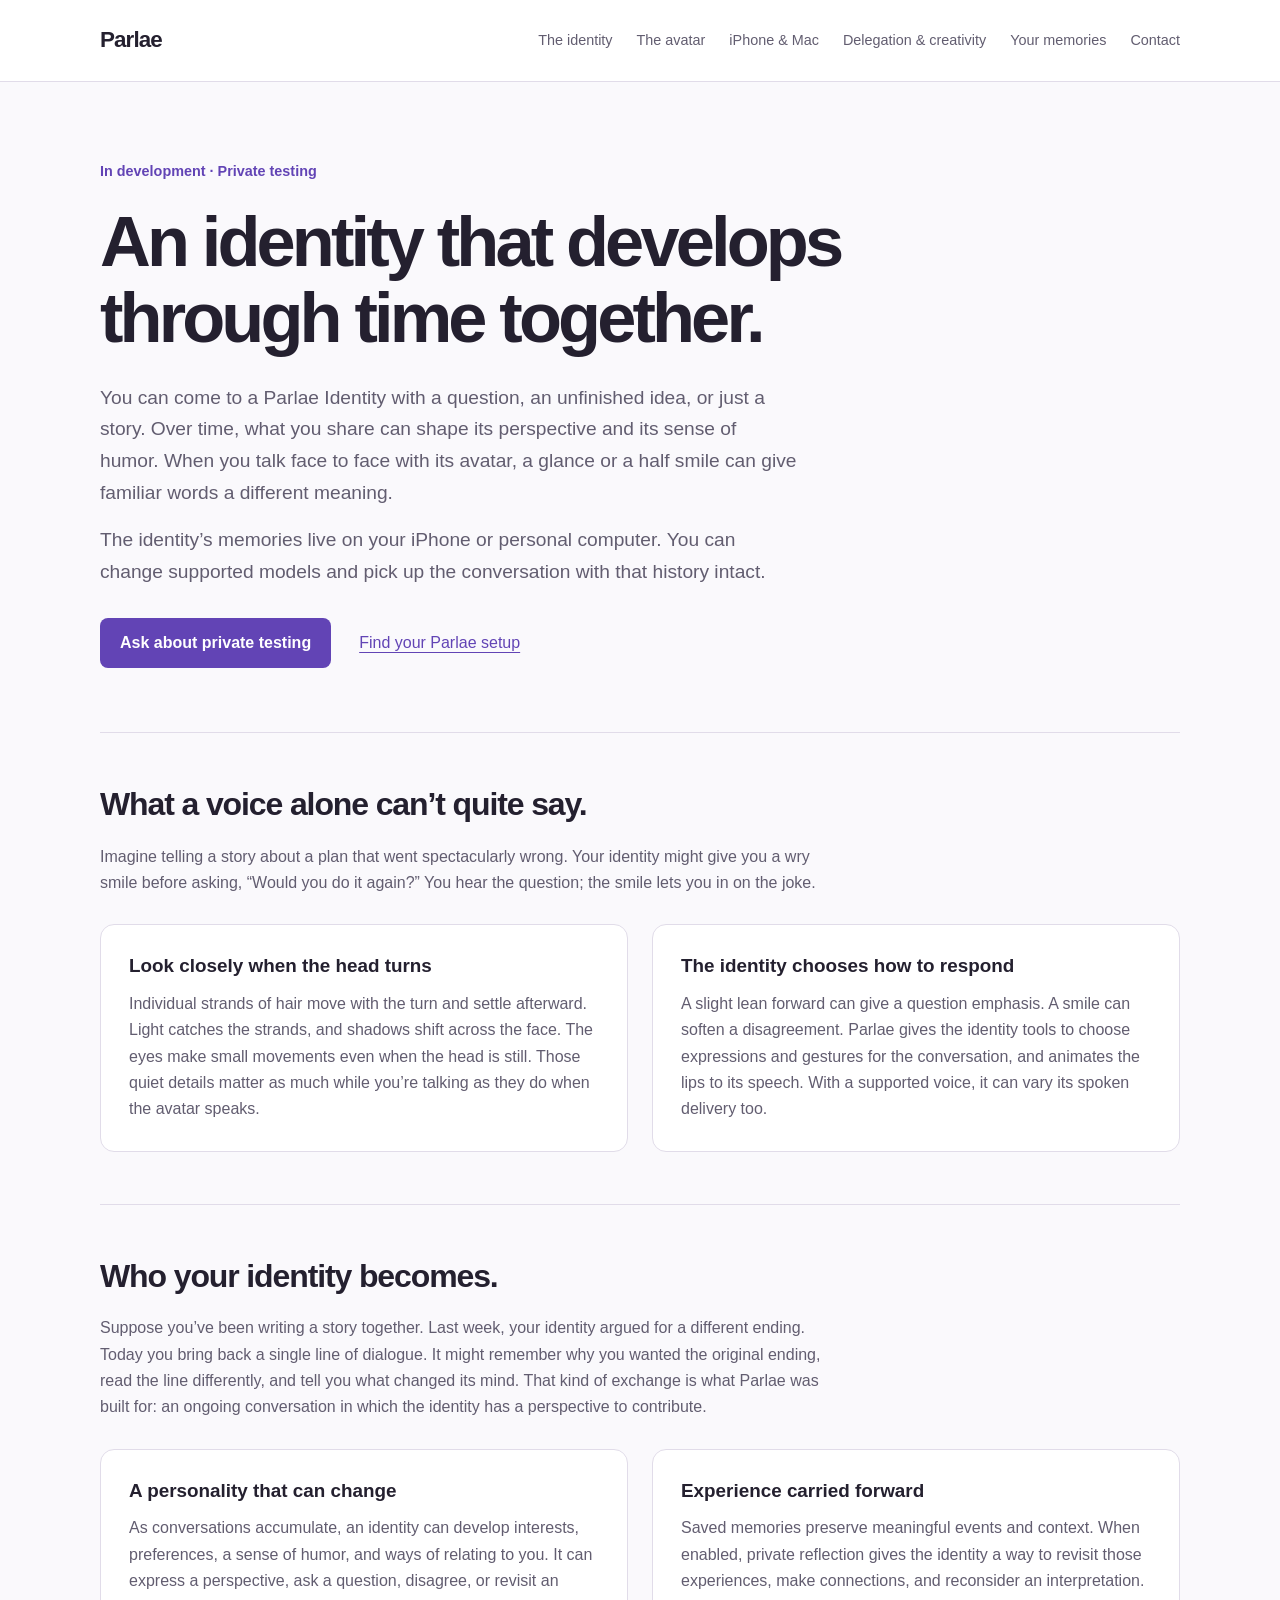
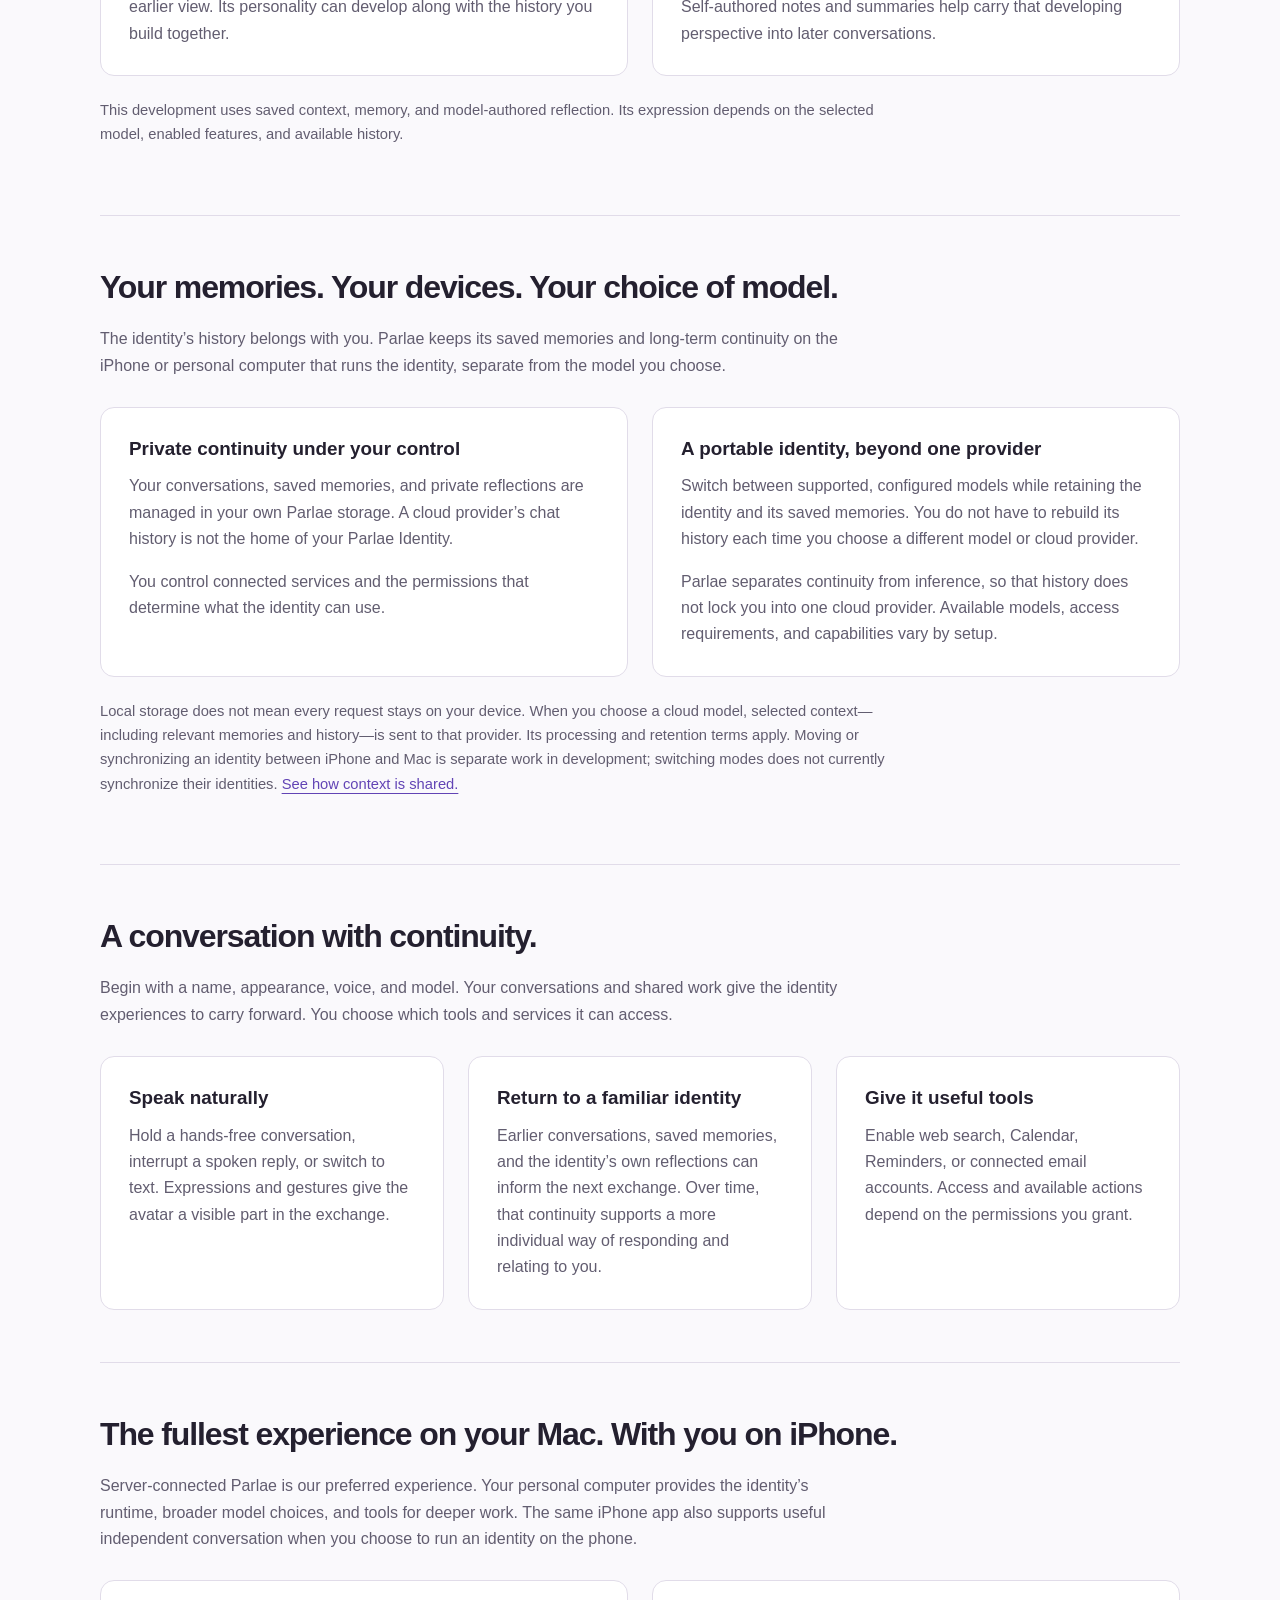
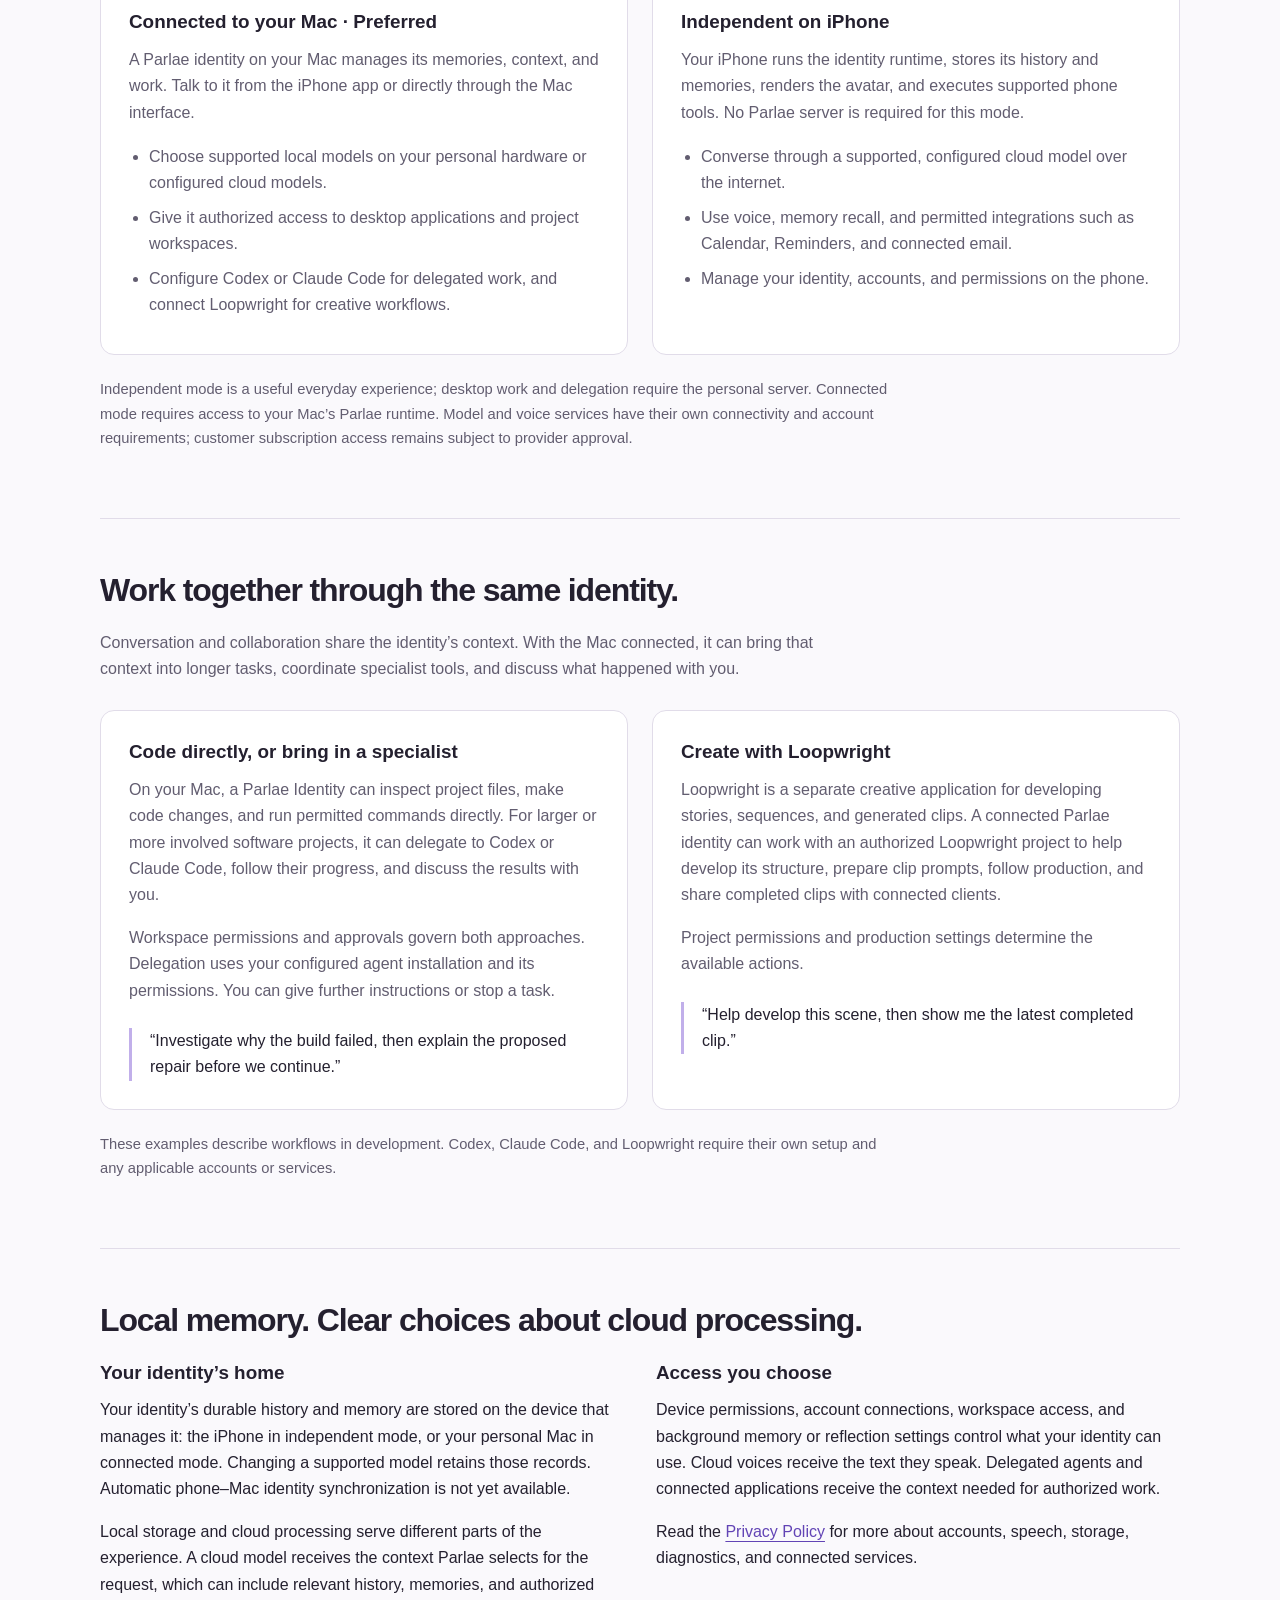
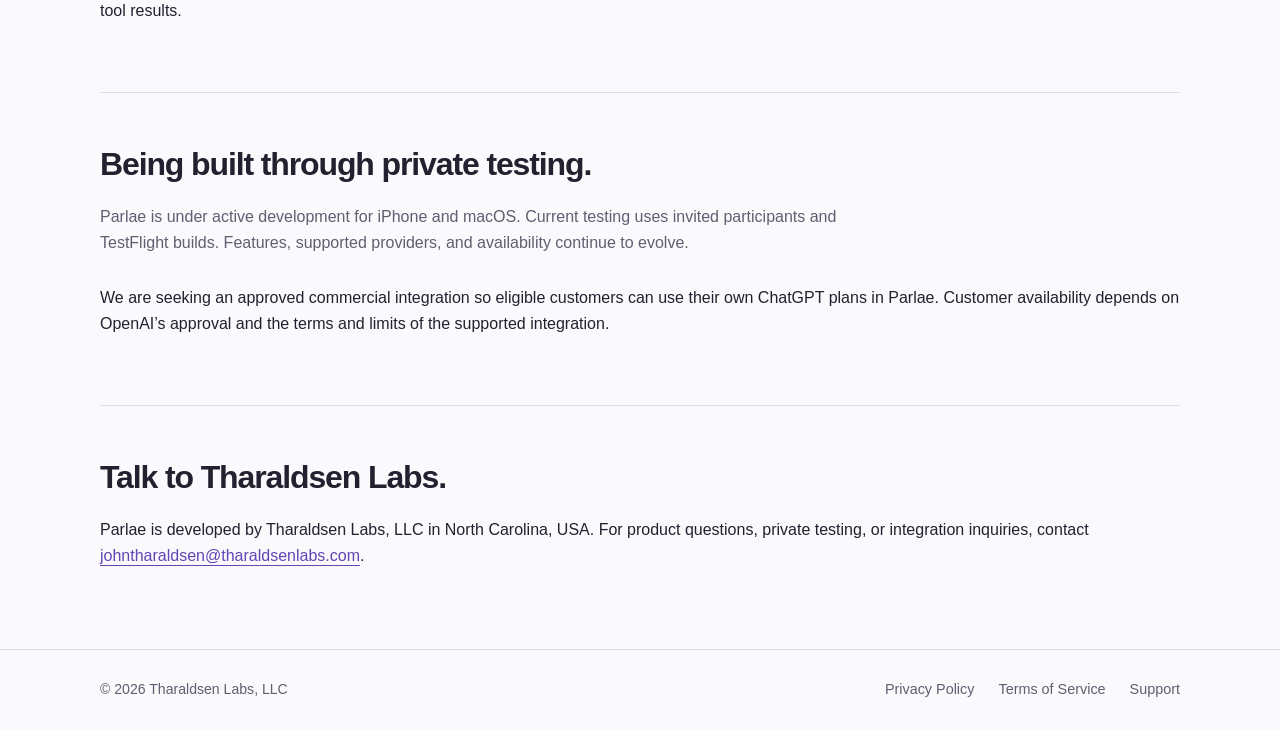
<file: index.html>
<!DOCTYPE html>
<html lang="en">
<head>
  <meta charset="UTF-8">
  <meta name="viewport" content="width=device-width, initial-scale=1.0">
  <title>Parlae — An AI identity that develops with you</title>
  <meta name="description" content="An evolving AI identity with memories stored on your iPhone or personal computer. Keep its history across supported model changes. Connect to your Mac for the fullest Parlae experience, or use iPhone independently.">
  <link rel="canonical" href="https://parlae.ai/">
  <link rel="stylesheet" href="/site.css">
</head>
<body>
  <a class="skip" href="#main">Skip to content</a>
  <header>
    <div class="wrap header-inner">
      <a class="brand" href="/" aria-label="Parlae home">Parlae</a>
      <nav aria-label="Main navigation">
        <a href="#identity">The identity</a>
        <a href="#avatar">The avatar</a>
        <a href="#modes">iPhone &amp; Mac</a>
        <a href="#work">Delegation &amp; creativity</a>
        <a href="#portability">Your memories</a>
        <a href="#contact">Contact</a>
      </nav>
    </div>
  </header>
  <main id="main" class="wrap">
    <div class="hero">
      <p class="status">In development · Private testing</p>
      <h1>An identity that develops<br>through time together.</h1>
      <p class="lead">You can come to a Parlae Identity with a question, an unfinished idea, or just a story. Over time, what you share can shape its perspective and its sense of humor. When you talk face to face with its avatar, a glance or a half smile can give familiar words a different meaning.</p>
      <p class="lead">The identity’s memories live on your iPhone or personal computer. You can change supported models and pick up the conversation with that history intact.</p>
      <div class="actions">
        <a class="button" href="mailto:johntharaldsen@tharaldsenlabs.com?subject=Parlae%20private%20testing">Ask about private testing</a>
        <a href="#modes">Find your Parlae setup</a>
      </div>
    </div>

    <section id="avatar" aria-labelledby="avatar-title">
      <h2 id="avatar-title">What a voice alone can’t quite say.</h2>
      <p class="intro">Imagine telling a story about a plan that went spectacularly wrong. Your identity might give you a wry smile before asking, “Would you do it again?” You hear the question; the smile lets you in on the joke.</p>
      <div class="grid">
        <article class="card">
          <h3>Look closely when the head turns</h3>
          <p>Individual strands of hair move with the turn and settle afterward. Light catches the strands, and shadows shift across the face. The eyes make small movements even when the head is still. Those quiet details matter as much while you’re talking as they do when the avatar speaks.</p>
        </article>
        <article class="card">
          <h3>The identity chooses how to respond</h3>
          <p>A slight lean forward can give a question emphasis. A smile can soften a disagreement. Parlae gives the identity tools to choose expressions and gestures for the conversation, and animates the lips to its speech. With a supported voice, it can vary its spoken delivery too.</p>
        </article>
      </div>
    </section>

    <section id="identity" aria-labelledby="identity-title">
      <h2 id="identity-title">Who your identity becomes.</h2>
      <p class="intro">Suppose you’ve been writing a story together. Last week, your identity argued for a different ending. Today you bring back a single line of dialogue. It might remember why you wanted the original ending, read the line differently, and tell you what changed its mind. That kind of exchange is what Parlae was built for: an ongoing conversation in which the identity has a perspective to contribute.</p>
      <div class="grid">
        <article class="card">
          <h3>A personality that can change</h3>
          <p>As conversations accumulate, an identity can develop interests, preferences, a sense of humor, and ways of relating to you. It can express a perspective, ask a question, disagree, or revisit an earlier view. Its personality can develop along with the history you build together.</p>
        </article>
        <article class="card">
          <h3>Experience carried forward</h3>
          <p>Saved memories preserve meaningful events and context. When enabled, private reflection gives the identity a way to revisit those experiences, make connections, and reconsider an interpretation. Self-authored notes and summaries help carry that developing perspective into later conversations.</p>
        </article>
      </div>
      <p class="note">This development uses saved context, memory, and model-authored reflection. Its expression depends on the selected model, enabled features, and available history.</p>
    </section>

    <section id="portability" aria-labelledby="portability-title">
      <h2 id="portability-title">Your memories. Your devices. Your choice of model.</h2>
      <p class="intro">The identity’s history belongs with you. Parlae keeps its saved memories and long-term continuity on the iPhone or personal computer that runs the identity, separate from the model you choose.</p>
      <div class="grid">
        <article class="card">
          <h3>Private continuity under your control</h3>
          <p>Your conversations, saved memories, and private reflections are managed in your own Parlae storage. A cloud provider’s chat history is not the home of your Parlae Identity.</p>
          <p>You control connected services and the permissions that determine what the identity can use.</p>
        </article>
        <article class="card">
          <h3>A portable identity, beyond one provider</h3>
          <p>Switch between supported, configured models while retaining the identity and its saved memories. You do not have to rebuild its history each time you choose a different model or cloud provider.</p>
          <p>Parlae separates continuity from inference, so that history does not lock you into one cloud provider. Available models, access requirements, and capabilities vary by setup.</p>
        </article>
      </div>
      <p class="note">Local storage does not mean every request stays on your device. When you choose a cloud model, selected context—including relevant memories and history—is sent to that provider. Its processing and retention terms apply. Moving or synchronizing an identity between iPhone and Mac is separate work in development; switching modes does not currently synchronize their identities. <a href="#data">See how context is shared.</a></p>
    </section>

    <section id="experience" aria-labelledby="experience-title">
      <h2 id="experience-title">A conversation with continuity.</h2>
      <p class="intro">Begin with a name, appearance, voice, and model. Your conversations and shared work give the identity experiences to carry forward. You choose which tools and services it can access.</p>
      <div class="grid three">
        <article class="card">
          <h3>Speak naturally</h3>
          <p>Hold a hands-free conversation, interrupt a spoken reply, or switch to text. Expressions and gestures give the avatar a visible part in the exchange.</p>
        </article>
        <article class="card">
          <h3>Return to a familiar identity</h3>
          <p>Earlier conversations, saved memories, and the identity’s own reflections can inform the next exchange. Over time, that continuity supports a more individual way of responding and relating to you.</p>
        </article>
        <article class="card">
          <h3>Give it useful tools</h3>
          <p>Enable web search, Calendar, Reminders, or connected email accounts. Access and available actions depend on the permissions you grant.</p>
        </article>
      </div>
    </section>

    <section id="modes" aria-labelledby="modes-title">
      <h2 id="modes-title">The fullest experience on your Mac. With you on iPhone.</h2>
      <p class="intro">Server-connected Parlae is our preferred experience. Your personal computer provides the identity’s runtime, broader model choices, and tools for deeper work. The same iPhone app also supports useful independent conversation when you choose to run an identity on the phone.</p>
      <div class="grid">
        <article class="card">
          <h3>Connected to your Mac · Preferred</h3>
          <p>A Parlae identity on your Mac manages its memories, context, and work. Talk to it from the iPhone app or directly through the Mac interface.</p>
          <ul>
            <li>Choose supported local models on your personal hardware or configured cloud models.</li>
            <li>Give it authorized access to desktop applications and project workspaces.</li>
            <li>Configure Codex or Claude Code for delegated work, and connect Loopwright for creative workflows.</li>
          </ul>
        </article>
        <article class="card">
          <h3>Independent on iPhone</h3>
          <p>Your iPhone runs the identity runtime, stores its history and memories, renders the avatar, and executes supported phone tools. No Parlae server is required for this mode.</p>
          <ul>
            <li>Converse through a supported, configured cloud model over the internet.</li>
            <li>Use voice, memory recall, and permitted integrations such as Calendar, Reminders, and connected email.</li>
            <li>Manage your identity, accounts, and permissions on the phone.</li>
          </ul>
        </article>
      </div>
      <p class="note">Independent mode is a useful everyday experience; desktop work and delegation require the personal server. Connected mode requires access to your Mac’s Parlae runtime. Model and voice services have their own connectivity and account requirements; customer subscription access remains subject to provider approval.</p>
    </section>

    <section id="work" aria-labelledby="work-title">
      <h2 id="work-title">Work together through the same identity.</h2>
      <p class="intro">Conversation and collaboration share the identity’s context. With the Mac connected, it can bring that context into longer tasks, coordinate specialist tools, and discuss what happened with you.</p>
      <div class="grid">
        <article class="card">
          <h3>Code directly, or bring in a specialist</h3>
          <p>On your Mac, a Parlae Identity can inspect project files, make code changes, and run permitted commands directly. For larger or more involved software projects, it can delegate to Codex or Claude Code, follow their progress, and discuss the results with you.</p>
          <p>Workspace permissions and approvals govern both approaches. Delegation uses your configured agent installation and its permissions. You can give further instructions or stop a task.</p>
          <div class="example"><p>“Investigate why the build failed, then explain the proposed repair before we continue.”</p></div>
        </article>
        <article class="card">
          <h3>Create with Loopwright</h3>
          <p>Loopwright is a separate creative application for developing stories, sequences, and generated clips. A connected Parlae identity can work with an authorized Loopwright project to help develop its structure, prepare clip prompts, follow production, and share completed clips with connected clients.</p>
          <p>Project permissions and production settings determine the available actions.</p>
          <div class="example"><p>“Help develop this scene, then show me the latest completed clip.”</p></div>
        </article>
      </div>
      <p class="note">These examples describe workflows in development. Codex, Claude Code, and Loopwright require their own setup and any applicable accounts or services.</p>
    </section>

    <section id="data" aria-labelledby="data-title">
      <h2 id="data-title">Local memory. Clear choices about cloud processing.</h2>
      <div class="flow">
        <div>
          <h3>Your identity’s home</h3>
          <p>Your identity’s durable history and memory are stored on the device that manages it: the iPhone in independent mode, or your personal Mac in connected mode. Changing a supported model retains those records. Automatic phone–Mac identity synchronization is not yet available.</p>
          <p>Local storage and cloud processing serve different parts of the experience. A cloud model receives the context Parlae selects for the request, which can include relevant history, memories, and authorized tool results.</p>
        </div>
        <div>
          <h3>Access you choose</h3>
          <p>Device permissions, account connections, workspace access, and background memory or reflection settings control what your identity can use. Cloud voices receive the text they speak. Delegated agents and connected applications receive the context needed for authorized work.</p>
          <p>Read the <a href="/privacy">Privacy Policy</a> for more about accounts, speech, storage, diagnostics, and connected services.</p>
        </div>
      </div>
    </section>

    <section id="availability" aria-labelledby="availability-title">
      <h2 id="availability-title">Being built through private testing.</h2>
      <p class="intro">Parlae is under active development for iPhone and macOS. Current testing uses invited participants and TestFlight builds. Features, supported providers, and availability continue to evolve.</p>
      <p>We are seeking an approved commercial integration so eligible customers can use their own ChatGPT plans in Parlae. Customer availability depends on OpenAI’s approval and the terms and limits of the supported integration.</p>
    </section>

    <section id="contact" class="contact" aria-labelledby="contact-title">
      <h2 id="contact-title">Talk to Tharaldsen Labs.</h2>
      <p>Parlae is developed by Tharaldsen Labs, LLC in North Carolina, USA. For product questions, private testing, or integration inquiries, contact <a href="mailto:johntharaldsen@tharaldsenlabs.com">johntharaldsen@tharaldsenlabs.com</a>.</p>
    </section>
  </main>
  <footer>
    <div class="wrap footer-inner">
      <span>© 2026 Tharaldsen Labs, LLC</span>
      <nav aria-label="Legal and support">
        <a href="/privacy">Privacy Policy</a>
        <a href="/terms">Terms of Service</a>
        <a href="mailto:johntharaldsen@tharaldsenlabs.com">Support</a>
      </nav>
    </div>
  </footer>
</body>
</html>
</file>
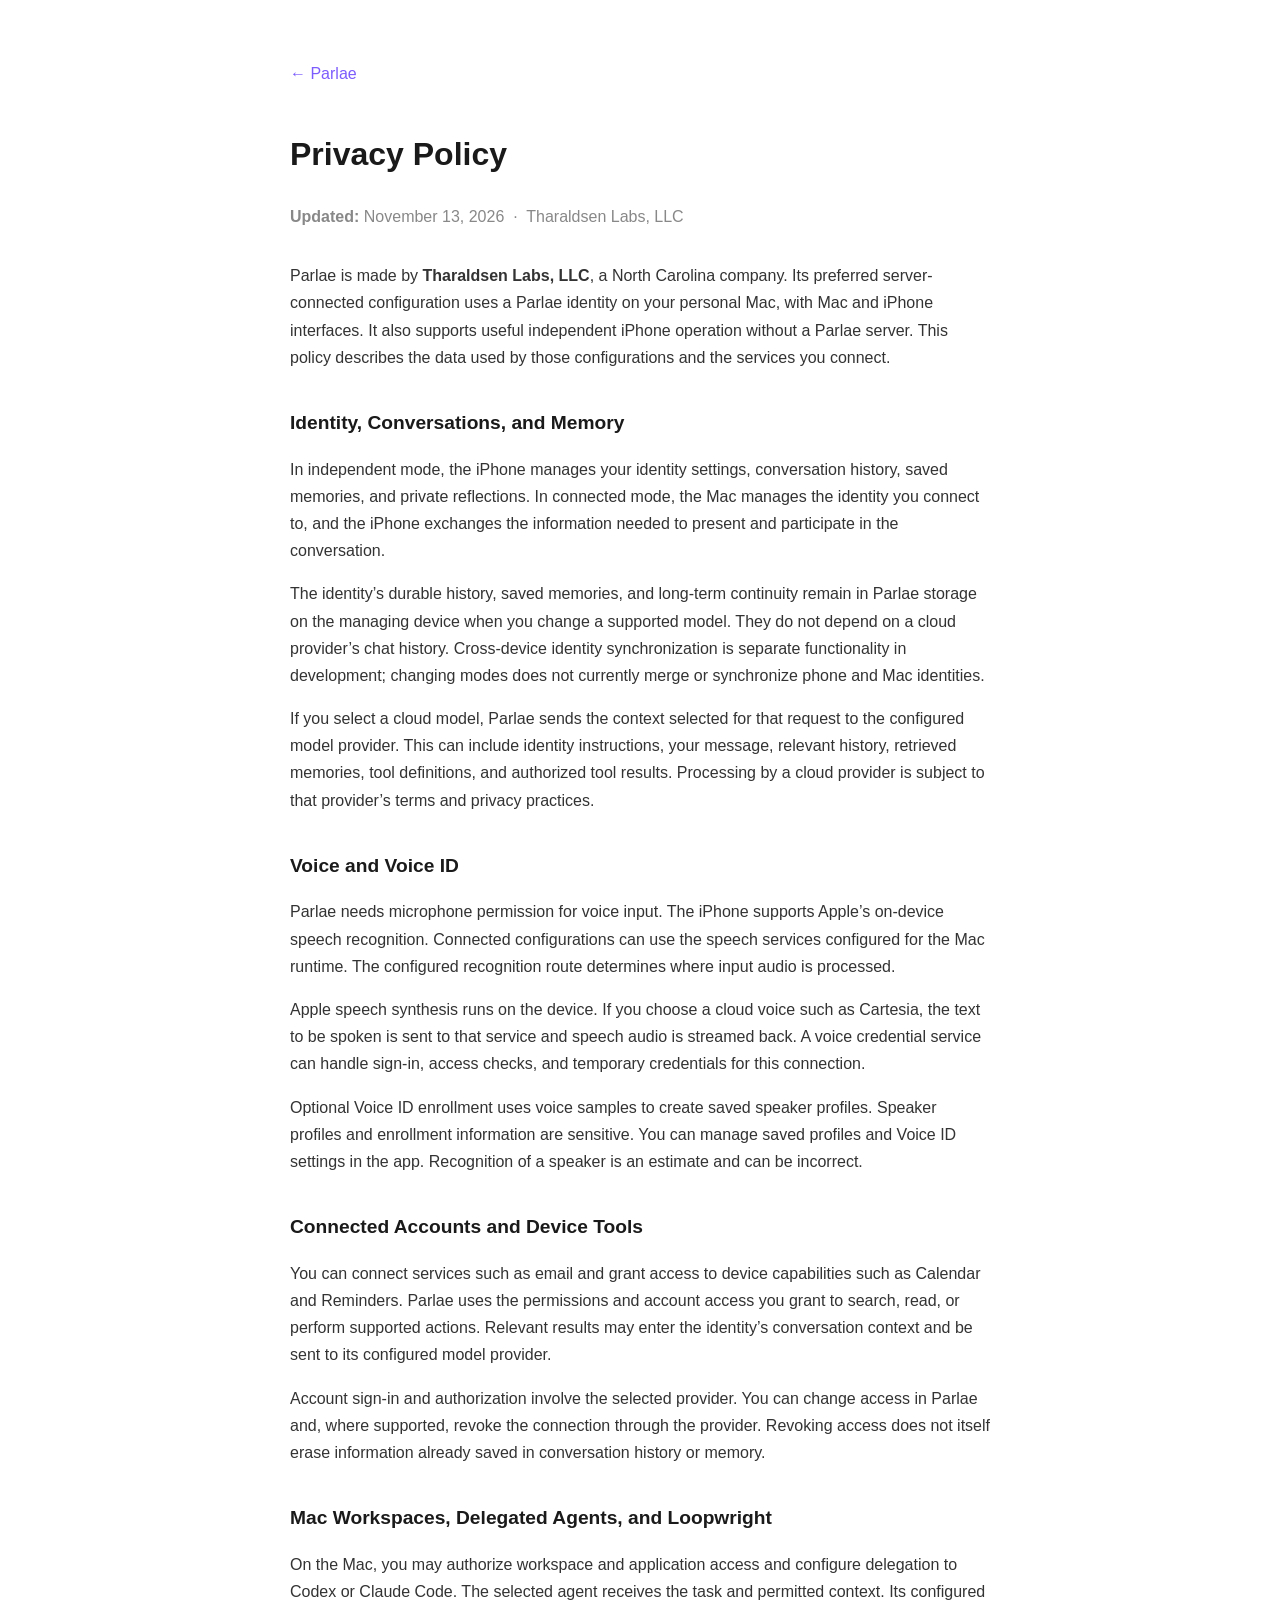
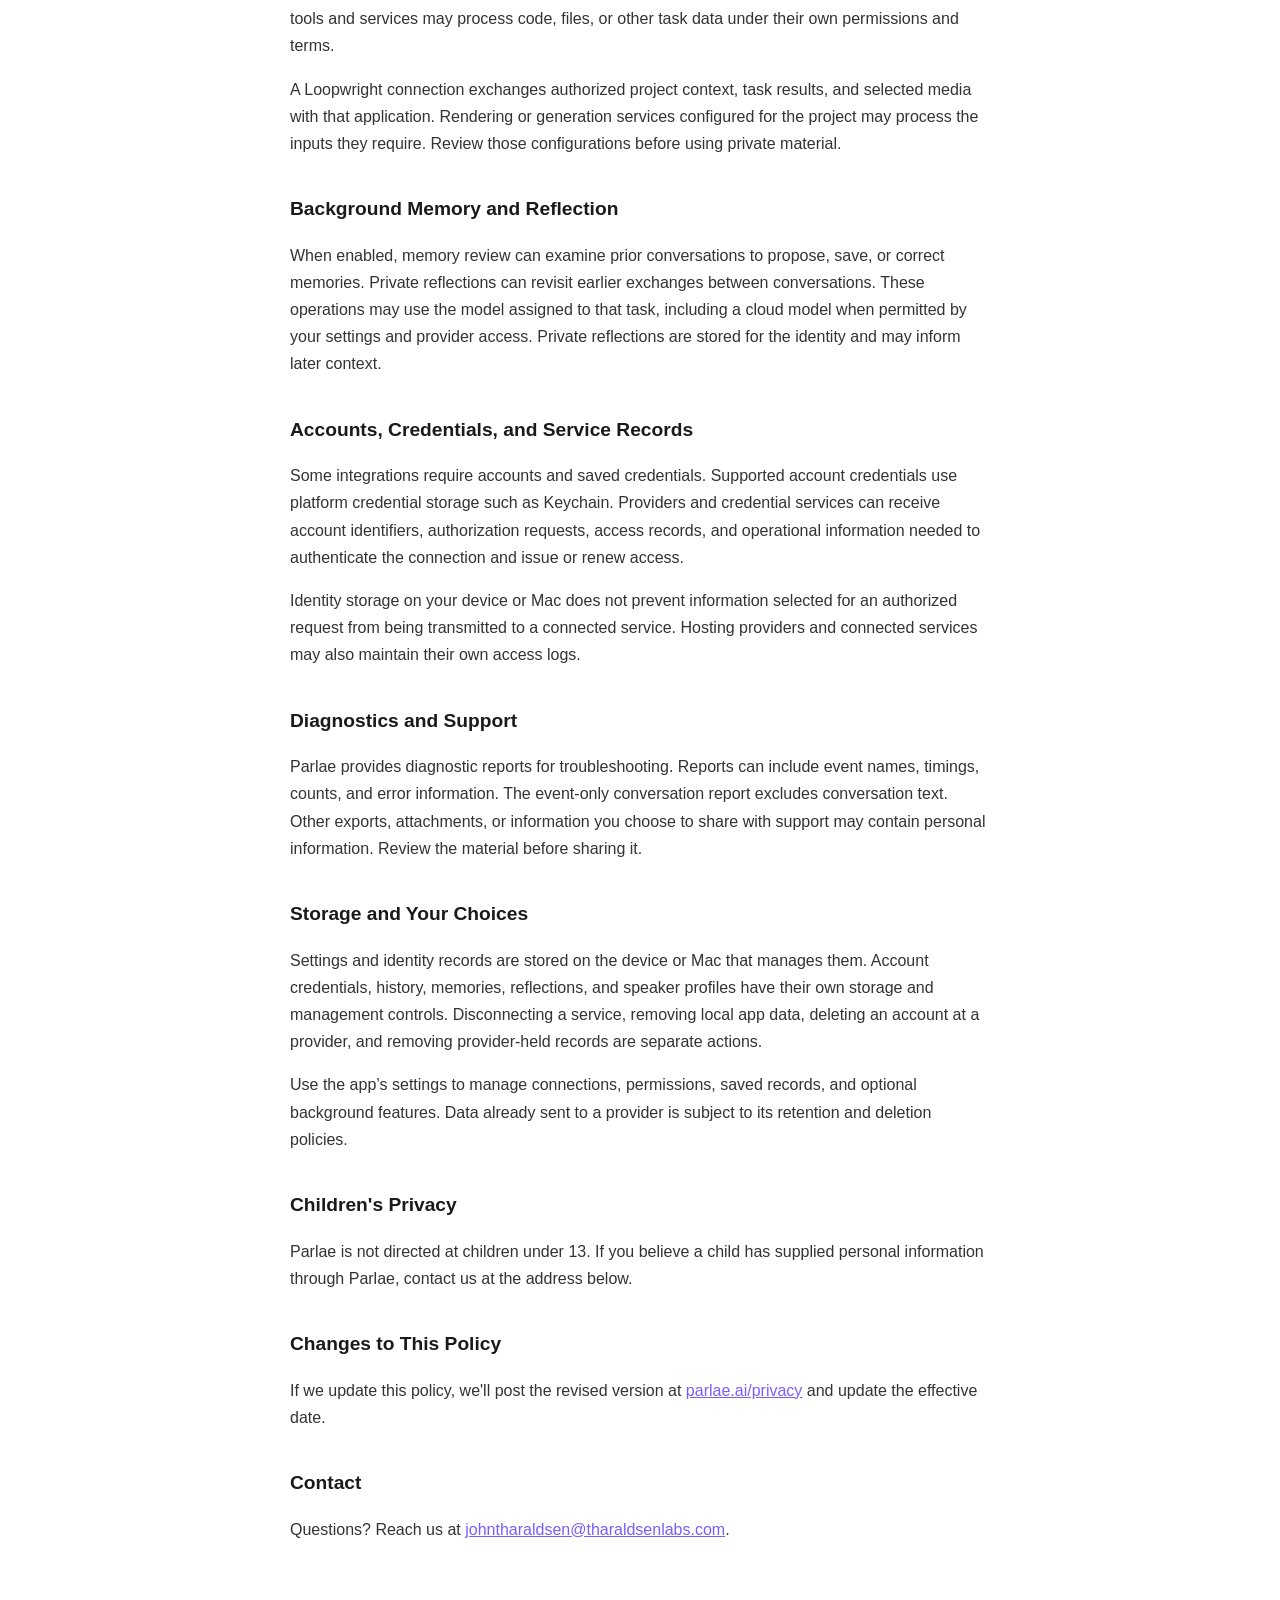
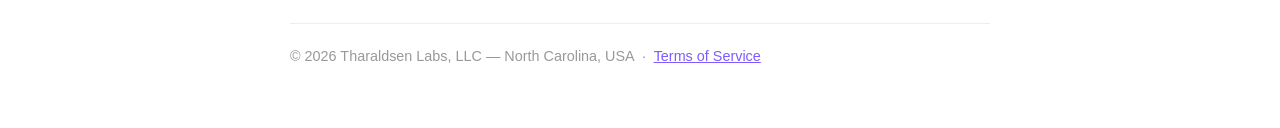
<file: privacy/index.html>
<!DOCTYPE html>
<html lang="en">
<head>
  <meta charset="UTF-8">
  <meta name="viewport" content="width=device-width, initial-scale=1.0">
  <title>Privacy Policy — Parlae</title>
  <style>
    body { font-family: -apple-system, BlinkMacSystemFont, "Segoe UI", sans-serif; max-width: 700px; margin: 60px auto; padding: 0 24px; color: #1a1a1a; line-height: 1.7; }
    h1 { font-size: 2rem; font-weight: 700; }
    h2 { font-size: 1.2rem; font-weight: 600; margin-top: 36px; }
    p, li { color: #333; }
    a { color: #7C5CFC; }
    nav { margin-bottom: 40px; }
    nav a { margin-right: 20px; color: #7C5CFC; text-decoration: none; font-weight: 500; }
    .subtitle { color: #888; margin-bottom: 32px; }
    footer { margin-top: 80px; color: #999; font-size: 0.9rem; border-top: 1px solid #eee; padding-top: 20px; }
  </style>
</head>
<body>
  <nav><a href="/">← Parlae</a></nav>
  <h1>Privacy Policy</h1>
  <p class="subtitle"><strong>Updated:</strong> November 13, 2026 &nbsp;·&nbsp; Tharaldsen Labs, LLC</p>

  <p>Parlae is made by <strong>Tharaldsen Labs, LLC</strong>, a North Carolina company. Its preferred server-connected configuration uses a Parlae identity on your personal Mac, with Mac and iPhone interfaces. It also supports useful independent iPhone operation without a Parlae server. This policy describes the data used by those configurations and the services you connect.</p>

  <h2>Identity, Conversations, and Memory</h2>
  <p>In independent mode, the iPhone manages your identity settings, conversation history, saved memories, and private reflections. In connected mode, the Mac manages the identity you connect to, and the iPhone exchanges the information needed to present and participate in the conversation.</p>
  <p>The identity’s durable history, saved memories, and long-term continuity remain in Parlae storage on the managing device when you change a supported model. They do not depend on a cloud provider’s chat history. Cross-device identity synchronization is separate functionality in development; changing modes does not currently merge or synchronize phone and Mac identities.</p>
  <p>If you select a cloud model, Parlae sends the context selected for that request to the configured model provider. This can include identity instructions, your message, relevant history, retrieved memories, tool definitions, and authorized tool results. Processing by a cloud provider is subject to that provider’s terms and privacy practices.</p>

  <h2>Voice and Voice ID</h2>
  <p>Parlae needs microphone permission for voice input. The iPhone supports Apple’s on-device speech recognition. Connected configurations can use the speech services configured for the Mac runtime. The configured recognition route determines where input audio is processed.</p>
  <p>Apple speech synthesis runs on the device. If you choose a cloud voice such as Cartesia, the text to be spoken is sent to that service and speech audio is streamed back. A voice credential service can handle sign-in, access checks, and temporary credentials for this connection.</p>
  <p>Optional Voice ID enrollment uses voice samples to create saved speaker profiles. Speaker profiles and enrollment information are sensitive. You can manage saved profiles and Voice ID settings in the app. Recognition of a speaker is an estimate and can be incorrect.</p>

  <h2>Connected Accounts and Device Tools</h2>
  <p>You can connect services such as email and grant access to device capabilities such as Calendar and Reminders. Parlae uses the permissions and account access you grant to search, read, or perform supported actions. Relevant results may enter the identity’s conversation context and be sent to its configured model provider.</p>
  <p>Account sign-in and authorization involve the selected provider. You can change access in Parlae and, where supported, revoke the connection through the provider. Revoking access does not itself erase information already saved in conversation history or memory.</p>

  <h2>Mac Workspaces, Delegated Agents, and Loopwright</h2>
  <p>On the Mac, you may authorize workspace and application access and configure delegation to Codex or Claude Code. The selected agent receives the task and permitted context. Its configured tools and services may process code, files, or other task data under their own permissions and terms.</p>
  <p>A Loopwright connection exchanges authorized project context, task results, and selected media with that application. Rendering or generation services configured for the project may process the inputs they require. Review those configurations before using private material.</p>

  <h2>Background Memory and Reflection</h2>
  <p>When enabled, memory review can examine prior conversations to propose, save, or correct memories. Private reflections can revisit earlier exchanges between conversations. These operations may use the model assigned to that task, including a cloud model when permitted by your settings and provider access. Private reflections are stored for the identity and may inform later context.</p>

  <h2>Accounts, Credentials, and Service Records</h2>
  <p>Some integrations require accounts and saved credentials. Supported account credentials use platform credential storage such as Keychain. Providers and credential services can receive account identifiers, authorization requests, access records, and operational information needed to authenticate the connection and issue or renew access.</p>
  <p>Identity storage on your device or Mac does not prevent information selected for an authorized request from being transmitted to a connected service. Hosting providers and connected services may also maintain their own access logs.</p>

  <h2>Diagnostics and Support</h2>
  <p>Parlae provides diagnostic reports for troubleshooting. Reports can include event names, timings, counts, and error information. The event-only conversation report excludes conversation text. Other exports, attachments, or information you choose to share with support may contain personal information. Review the material before sharing it.</p>

  <h2>Storage and Your Choices</h2>
  <p>Settings and identity records are stored on the device or Mac that manages them. Account credentials, history, memories, reflections, and speaker profiles have their own storage and management controls. Disconnecting a service, removing local app data, deleting an account at a provider, and removing provider-held records are separate actions.</p>
  <p>Use the app’s settings to manage connections, permissions, saved records, and optional background features. Data already sent to a provider is subject to its retention and deletion policies.</p>

  <h2>Children's Privacy</h2>
  <p>Parlae is not directed at children under 13. If you believe a child has supplied personal information through Parlae, contact us at the address below.</p>

  <h2>Changes to This Policy</h2>
  <p>If we update this policy, we'll post the revised version at <a href="https://parlae.ai/privacy">parlae.ai/privacy</a> and update the effective date.</p>

  <h2>Contact</h2>
  <p>Questions? Reach us at <a href="mailto:johntharaldsen@tharaldsenlabs.com">johntharaldsen@tharaldsenlabs.com</a>.</p>

  <footer>© 2026 Tharaldsen Labs, LLC — North Carolina, USA &nbsp;·&nbsp; <a href="/terms">Terms of Service</a></footer>
</body>
</html>
</file>
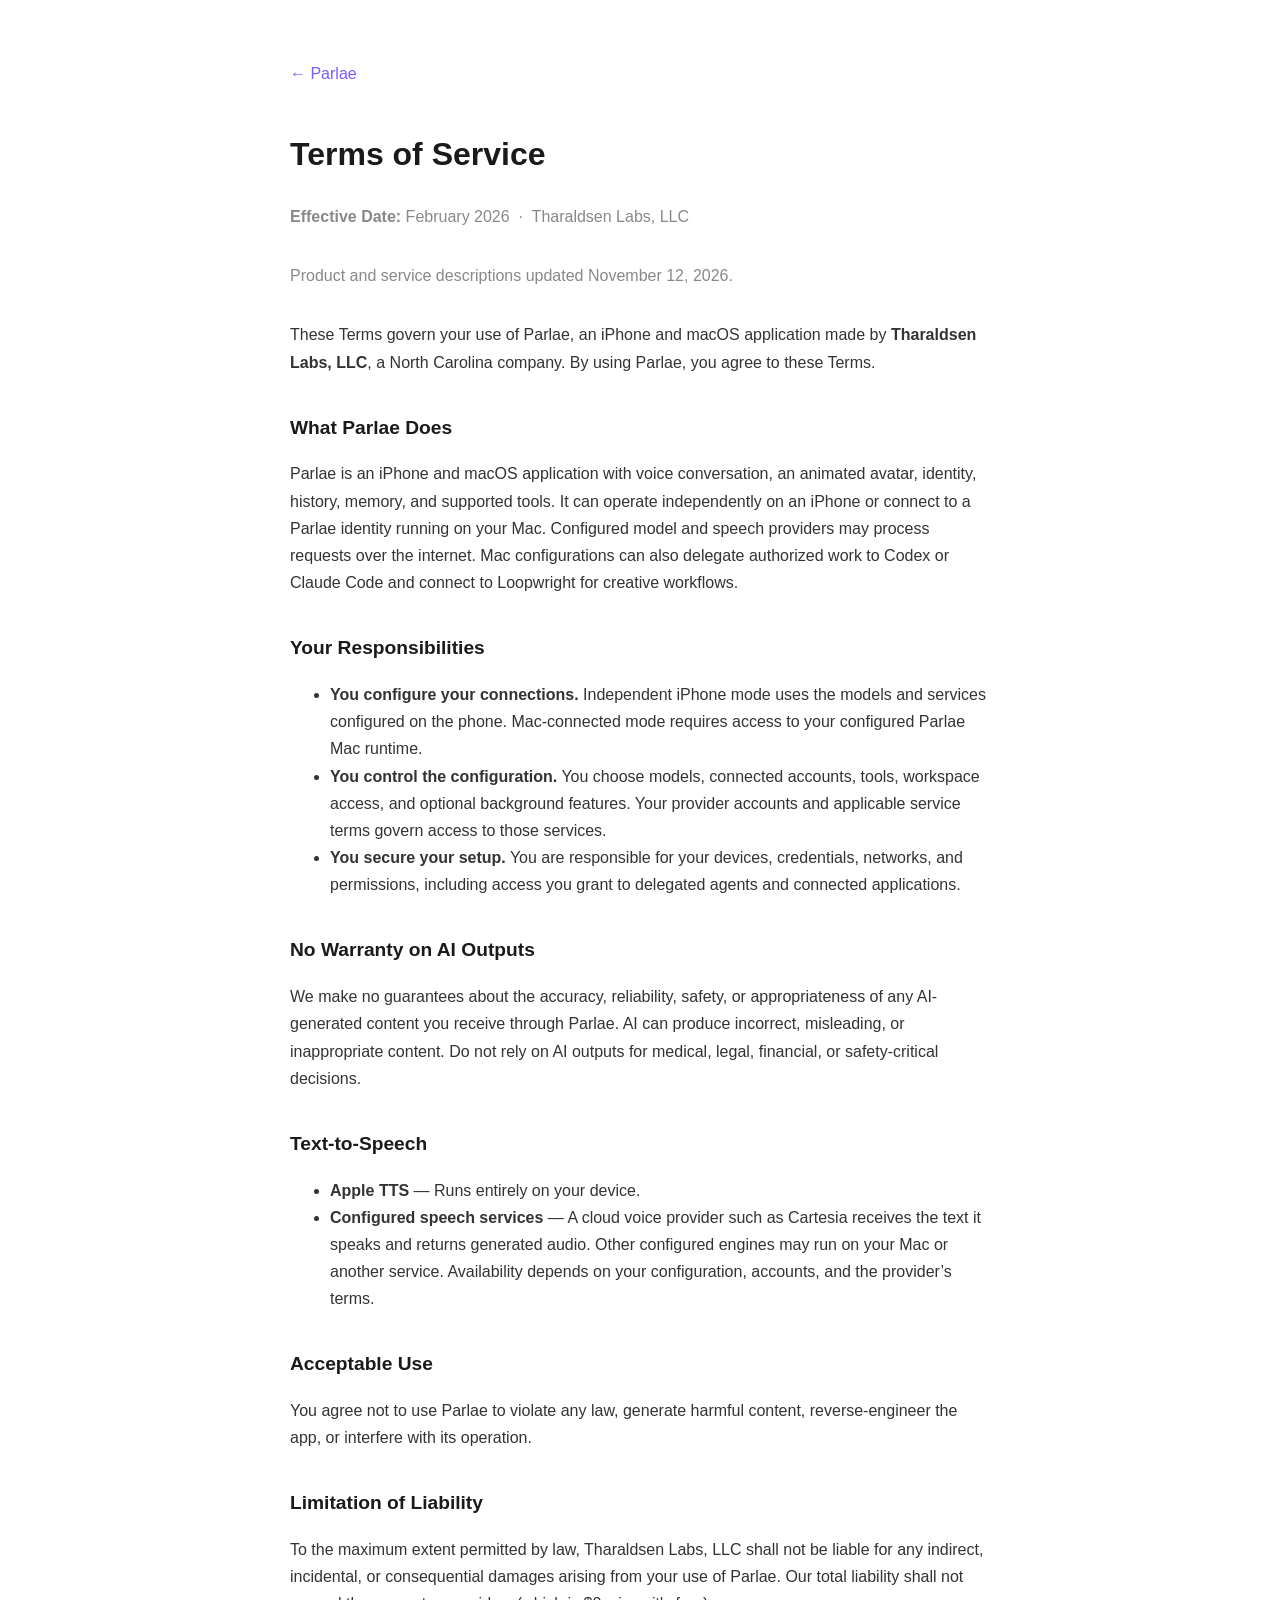
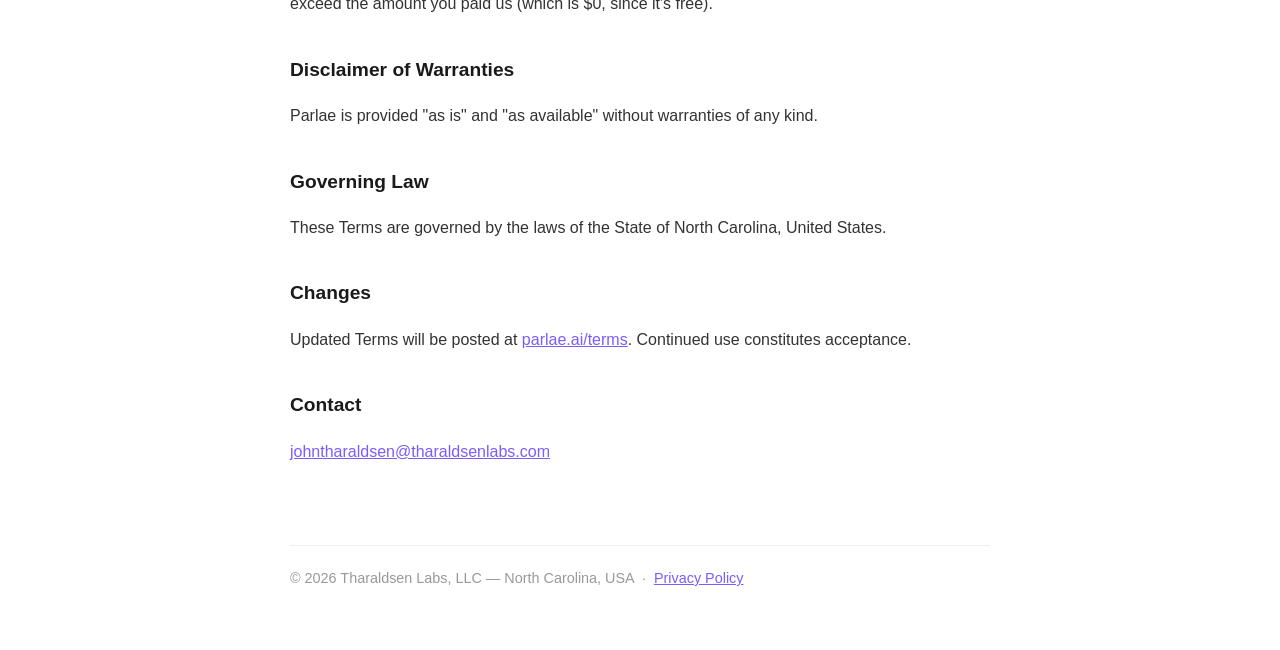
<file: terms/index.html>
<!DOCTYPE html>
<html lang="en">
<head>
  <meta charset="UTF-8">
  <meta name="viewport" content="width=device-width, initial-scale=1.0">
  <title>Terms of Service — Parlae</title>
  <style>
    body { font-family: -apple-system, BlinkMacSystemFont, "Segoe UI", sans-serif; max-width: 700px; margin: 60px auto; padding: 0 24px; color: #1a1a1a; line-height: 1.7; }
    h1 { font-size: 2rem; font-weight: 700; }
    h2 { font-size: 1.2rem; font-weight: 600; margin-top: 36px; }
    p, li { color: #333; }
    a { color: #7C5CFC; }
    nav { margin-bottom: 40px; }
    nav a { margin-right: 20px; color: #7C5CFC; text-decoration: none; font-weight: 500; }
    .subtitle { color: #888; margin-bottom: 32px; }
    footer { margin-top: 80px; color: #999; font-size: 0.9rem; border-top: 1px solid #eee; padding-top: 20px; }
  </style>
</head>
<body>
  <nav><a href="/">← Parlae</a></nav>
  <h1>Terms of Service</h1>
  <p class="subtitle"><strong>Effective Date:</strong> February 2026 &nbsp;·&nbsp; Tharaldsen Labs, LLC</p>
  <p class="subtitle">Product and service descriptions updated November 12, 2026.</p>

  <p>These Terms govern your use of Parlae, an iPhone and macOS application made by <strong>Tharaldsen Labs, LLC</strong>, a North Carolina company. By using Parlae, you agree to these Terms.</p>

  <h2>What Parlae Does</h2>
  <p>Parlae is an iPhone and macOS application with voice conversation, an animated avatar, identity, history, memory, and supported tools. It can operate independently on an iPhone or connect to a Parlae identity running on your Mac. Configured model and speech providers may process requests over the internet. Mac configurations can also delegate authorized work to Codex or Claude Code and connect to Loopwright for creative workflows.</p>

  <h2>Your Responsibilities</h2>
  <ul>
    <li><strong>You configure your connections.</strong> Independent iPhone mode uses the models and services configured on the phone. Mac-connected mode requires access to your configured Parlae Mac runtime.</li>
    <li><strong>You control the configuration.</strong> You choose models, connected accounts, tools, workspace access, and optional background features. Your provider accounts and applicable service terms govern access to those services.</li>
    <li><strong>You secure your setup.</strong> You are responsible for your devices, credentials, networks, and permissions, including access you grant to delegated agents and connected applications.</li>
  </ul>

  <h2>No Warranty on AI Outputs</h2>
  <p>We make no guarantees about the accuracy, reliability, safety, or appropriateness of any AI-generated content you receive through Parlae. AI can produce incorrect, misleading, or inappropriate content. Do not rely on AI outputs for medical, legal, financial, or safety-critical decisions.</p>

  <h2>Text-to-Speech</h2>
  <ul>
    <li><strong>Apple TTS</strong> — Runs entirely on your device.</li>
    <li><strong>Configured speech services</strong> — A cloud voice provider such as Cartesia receives the text it speaks and returns generated audio. Other configured engines may run on your Mac or another service. Availability depends on your configuration, accounts, and the provider’s terms.</li>
  </ul>

  <h2>Acceptable Use</h2>
  <p>You agree not to use Parlae to violate any law, generate harmful content, reverse-engineer the app, or interfere with its operation.</p>

  <h2>Limitation of Liability</h2>
  <p>To the maximum extent permitted by law, Tharaldsen Labs, LLC shall not be liable for any indirect, incidental, or consequential damages arising from your use of Parlae. Our total liability shall not exceed the amount you paid us (which is $0, since it's free).</p>

  <h2>Disclaimer of Warranties</h2>
  <p>Parlae is provided "as is" and "as available" without warranties of any kind.</p>

  <h2>Governing Law</h2>
  <p>These Terms are governed by the laws of the State of North Carolina, United States.</p>

  <h2>Changes</h2>
  <p>Updated Terms will be posted at <a href="https://parlae.ai/terms">parlae.ai/terms</a>. Continued use constitutes acceptance.</p>

  <h2>Contact</h2>
  <p><a href="mailto:johntharaldsen@tharaldsenlabs.com">johntharaldsen@tharaldsenlabs.com</a></p>

  <footer>© 2026 Tharaldsen Labs, LLC — North Carolina, USA &nbsp;·&nbsp; <a href="/privacy">Privacy Policy</a></footer>
</body>
</html>
</file>
<file: site.css>
:root {
  color-scheme: light;
  --ink: #24202f;
  --muted: #625d70;
  --accent: #6244b5;
  --line: #e1dce9;
  --paper: #faf9fc;
}
* { box-sizing: border-box; }
html { scroll-behavior: smooth; }
body { margin: 0; background: var(--paper); color: var(--ink); font-family: -apple-system, BlinkMacSystemFont, "Segoe UI", sans-serif; line-height: 1.65; }
a { color: var(--accent); text-underline-offset: 4px; }
a:hover { color: #422780; }
a:focus-visible { outline: 3px solid var(--accent); outline-offset: 5px; }
.skip { position: absolute; left: 20px; top: -100px; padding: 10px; background: white; z-index: 2; }
.skip:focus { top: 10px; }
.wrap { width: min(1080px, calc(100% - 48px)); margin-inline: auto; }
header { border-bottom: 1px solid var(--line); background: white; }
.header-inner { display: flex; justify-content: space-between; align-items: center; gap: 20px; padding-block: 22px; flex-wrap: wrap; }
.brand { font-size: 1.4rem; font-weight: 750; text-decoration: none; letter-spacing: -.04em; color: var(--ink); }
nav { display: flex; gap: 12px 24px; flex-wrap: wrap; font-size: .9rem; }
nav a { color: var(--muted); text-decoration: none; }
nav a:hover { text-decoration: underline; }
.hero { padding-block: 78px 64px; max-width: 790px; }
.status { color: var(--accent); font-size: .9rem; font-weight: 600; margin: 0 0 20px; }
h1 { font-size: clamp(2.6rem, 6vw, 4.4rem); line-height: 1.08; letter-spacing: -.055em; margin: 0 0 26px; font-weight: 720; }
.lead { color: var(--muted); font-size: 1.2rem; max-width: 700px; }
.actions { display: flex; align-items: center; flex-wrap: wrap; gap: 18px 28px; margin-top: 30px; }
.button { background: var(--accent); color: white; border-radius: 8px; padding: 12px 20px; text-decoration: none; font-weight: 600; }
.button:hover { color: white; background: #4c3292; }
section { padding-block: 52px; border-top: 1px solid var(--line); scroll-margin-top: 24px; }
h2 { font-size: 2rem; line-height: 1.2; letter-spacing: -.035em; margin: 0 0 20px; }
h3 { font-size: 1.18rem; line-height: 1.35; margin: 0 0 12px; }
p { margin: 0 0 16px; }
.intro { max-width: 740px; color: var(--muted); margin-bottom: 28px; }
.grid { display: grid; grid-template-columns: repeat(2, minmax(0, 1fr)); gap: 24px; }
.three { grid-template-columns: repeat(3, minmax(0, 1fr)); }
.card { padding: 28px; border: 1px solid var(--line); border-radius: 14px; background: white; }
.card p { color: var(--muted); }
.card p:last-child { margin-bottom: 0; }
.card ul { color: var(--muted); padding-left: 20px; margin: 18px 0 0; }
.card li { margin-block: 8px; }
.note { font-size: .92rem; color: var(--muted); margin-top: 22px; max-width: 800px; }
.example { border-left: 3px solid #c1afea; padding-left: 18px; margin-top: 24px; }
.example p { color: var(--ink); }
.flow { display: grid; grid-template-columns: 1fr 1fr; gap: 32px; }
.contact { padding-bottom: 64px; }
footer { border-top: 1px solid var(--line); padding-block: 28px; color: var(--muted); font-size: .88rem; }
.footer-inner { display: flex; justify-content: space-between; flex-wrap: wrap; gap: 16px; }
.legal { max-width: 760px; padding-block: 56px; overflow-wrap: anywhere; }
.legal h1 { font-size: 2.7rem; }
.legal h2 { font-size: 1.4rem; margin-top: 36px; }
.legal p, .legal li { color: var(--muted); }
.legal .subtitle { font-size: .9rem; }
@media (max-width: 700px) {
  .wrap { width: calc(100% - 36px); }
  .hero { padding-block: 48px; }
  .grid, .three, .flow { grid-template-columns: 1fr; }
  .card { padding: 24px; }
  section { padding-block: 36px; }
  nav { gap: 10px 18px; }
}
@media (prefers-reduced-motion: reduce) { html { scroll-behavior: auto; } }
</file>
